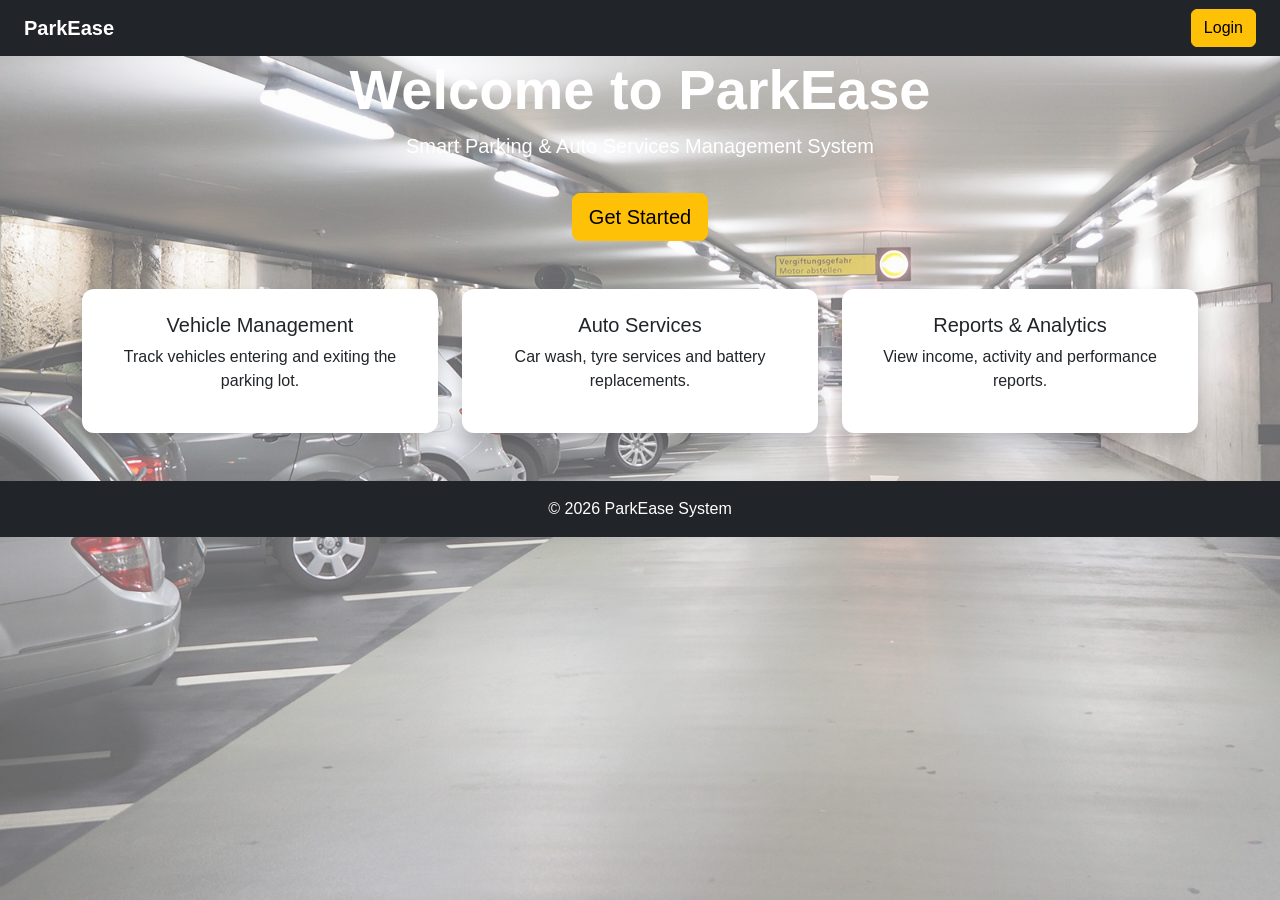
<file: index.html>
<!doctype html>
<html lang="en">
  <head>
    <meta charset="UTF-8" />
    <title>ParkEase - Smart Parking</title>

    <!-- Bootstrap CDN -->
    <link
      href="https://cdn.jsdelivr.net/npm/bootstrap@5.3.2/dist/css/bootstrap.min.css"
      rel="stylesheet"
    />

    <!-- Custom CSS -->
    <link rel="stylesheet" href="style.css" />
  </head>
  <body>
    <!-- Navbar -->
    <nav class="navbar navbar-expand-lg navbar-dark bg-dark px-4">
      <a class="navbar-brand fw-bold" href="#">ParkEase</a>
      <div class="ms-auto">
        <a href="login.html" class="btn btn-warning">Login</a>
      </div>
    </nav>

    <!-- Hero Section -->
    <section
      class="hero-section text-center text-white d-flex align-items-center"
    >
      <div class="container">
        <h1 class="display-4 fw-bold">Welcome to ParkEase</h1>
        <p class="lead">Smart Parking & Auto Services Management System</p>
        <a href="login.html" class="btn btn-lg btn-warning mt-3">Get Started</a>
      </div>
    </section>

    <!-- Features -->
    <section class="container my-5">
      <div class="row text-center">
        <div class="col-md-4">
          <div class="card shadow p-4">
            <h5>Vehicle Management</h5>
            <p>Track vehicles entering and exiting the parking lot.</p>
          </div>
        </div>
        <div class="col-md-4">
          <div class="card shadow p-4">
            <h5>Auto Services</h5>
            <p>Car wash, tyre services and battery replacements.</p>
          </div>
        </div>
        <div class="col-md-4">
          <div class="card shadow p-4">
            <h5>Reports & Analytics</h5>
            <p>View income, activity and performance reports.</p>
          </div>
        </div>
      </div>
    </section>

    <footer class="bg-dark text-white text-center p-3">
      ©️ 2026 ParkEase System
    </footer>
  </body>
</html>
</file>
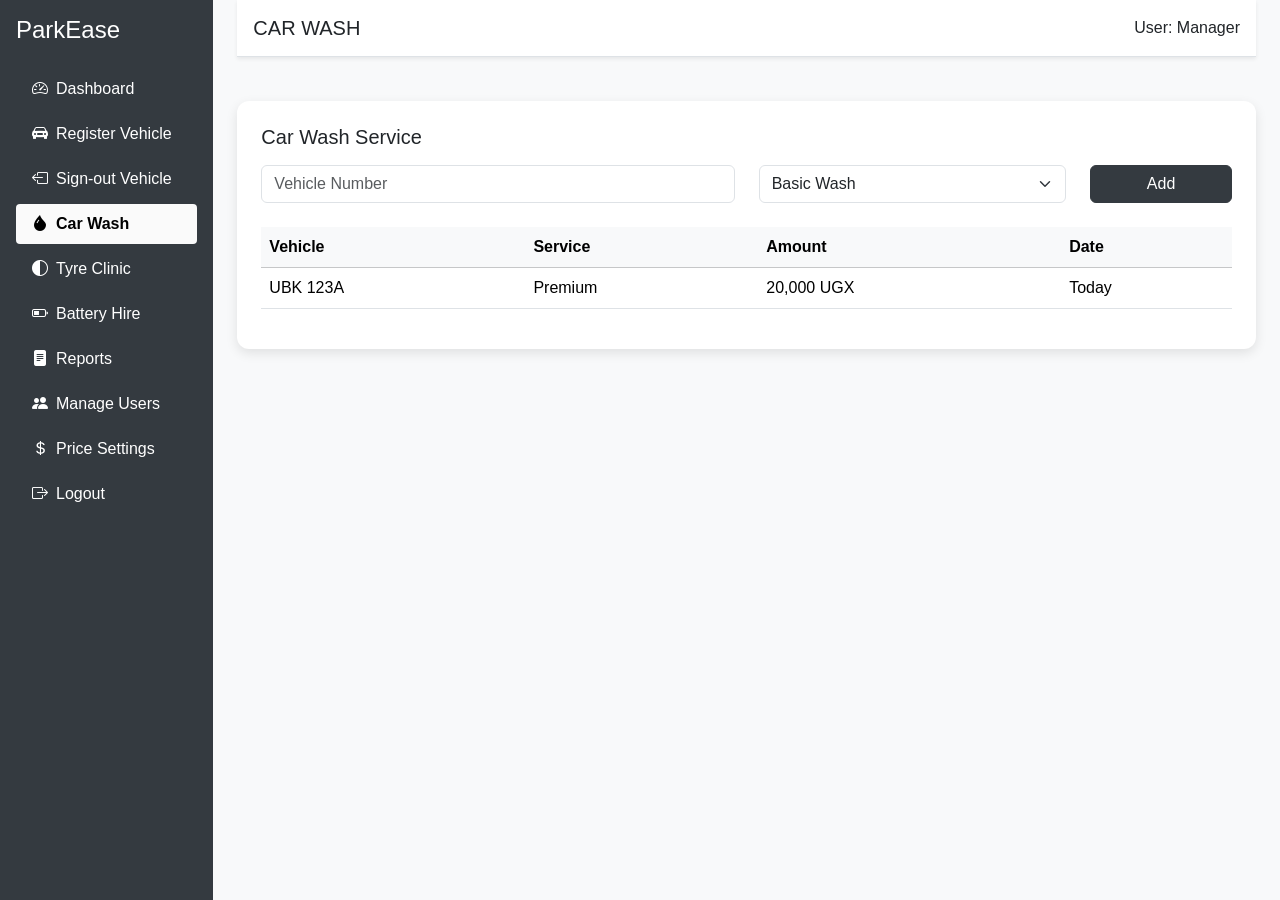
<file: carwash.html>
<!doctype html>
<html lang="en">
  <head>
    <meta charset="UTF-8" />
    <title>ParkEase</title>

    <!-- Bootstrap CSS -->
    <link
      href="https://cdn.jsdelivr.net/npm/bootstrap@5.3.2/dist/css/bootstrap.min.css"
      rel="stylesheet"
    />

    <!-- Bootstrap Icons -->
    <link
      rel="stylesheet"
      href="https://cdn.jsdelivr.net/npm/bootstrap-icons@1.10.5/font/bootstrap-icons.css"
    />

    <!-- Custom CSS -->
    <link rel="stylesheet" href="style.css" />
  </head>
  <body>
    <div class="container-fluid">
      <div class="row">
        <!-- SIDEBAR -->
        <nav
          id="sidebarMenu"
          class="col-md-2 col-lg-2 d-md-block sidebar collapse p-3"
        >
          <h4 class="mb-4 text-white">ParkEase</h4>
          <ul class="nav flex-column">
            <li class="nav-item">
              <a class="nav-link text-white" href="dashboard.html"
                ><i class="bi bi-speedometer2 me-2"></i>Dashboard</a
              >
            </li>
            <li class="nav-item">
              <a class="nav-link text-white" href="vehicle.html"
                ><i class="bi bi-car-front-fill me-2"></i>Register Vehicle</a
              >
            </li>
            <li class="nav-item">
              <a class="nav-link text-white" href="signout-vehicle.html">
                <i class="bi bi-box-arrow-left me-2"></i>Sign-out Vehicle
              </a>
            </li>
            <li class="nav-item">
              <a class="nav-link active" href="carwash.html"
                ><i class="bi bi-droplet-fill me-2"></i>Car Wash</a
              >
            </li>
            <li class="nav-item">
              <a class="nav-link text-white" href="tyre.html"
                ><i class="bi bi-circle-half me-2"></i>Tyre Clinic</a
              >
            </li>
            <li class="nav-item">
              <a class="nav-link text-white" href="battery.html"
                ><i class="bi bi-battery-half me-2"></i>Battery Hire</a
              >
            </li>
            <li class="nav-item">
              <a class="nav-link text-white" href="reports.html"
                ><i class="bi bi-file-text-fill me-2"></i>Reports</a
              >
            </li>
            <li class="nav-item">
              <a class="nav-link text-white" href="users.html"
                ><i class="bi bi-people-fill me-2"></i>Manage Users</a
              >
            </li>
            <li class="nav-item">
              <a class="nav-link text-white" href="prices.html"
                ><i class="bi bi-currency-dollar me-2"></i>Price Settings</a
              >
            </li>
            <li class="nav-item">
              <a class="nav-link text-white" href="login.html"
                ><i class="bi bi-box-arrow-right me-2"></i>Logout</a
              >
            </li>
          </ul>
        </nav>

        <!-- MAIN CONTENT -->
        <main class="col-md-9 col-lg-10 ms-sm-auto px-md-4">
          <!-- TOPBAR -->
          <div
            class="topbar d-flex justify-content-between align-items-center py-3 px-3 shadow-sm mb-4"
          >
            <button
              class="btn btn-outline-dark d-md-none"
              type="button"
              data-bs-toggle="collapse"
              data-bs-target="#sidebarMenu"
            >
              ☰
            </button>
            <h5 class="m-0">CAR WASH</h5>
            <span>User: Manager</span>
          </div>

          <!-- CONTENT AREA -->
          <div class="content-area">
            <!-- PAGE CONTENT -->
            <div class="card p-4">
              <h5 class="mb-3">Car Wash Service</h5>

              <form class="row mb-4">
                <div class="col-md-6">
                  <input
                    type="text"
                    class="form-control"
                    placeholder="Vehicle Number"
                  />
                </div>
                <div class="col-md-4">
                  <select class="form-select">
                    <option>Basic Wash</option>
                    <option>Premium Wash</option>
                  </select>
                </div>
                <div class="col-md-2">
                  <button class="btn btn-dark w-100">Add</button>
                </div>
              </form>

              <table class="table table-hover">
                <thead class="table-light">
                  <tr>
                    <th>Vehicle</th>
                    <th>Service</th>
                    <th>Amount</th>
                    <th>Date</th>
                  </tr>
                </thead>
                <tbody>
                  <tr>
                    <td>UBK 123A</td>
                    <td>Premium</td>
                    <td>20,000 UGX</td>
                    <td>Today</td>
                  </tr>
                </tbody>
              </table>
            </div>
          </div>
        </main>
      </div>
    </div>

    <!-- Bootstrap JS -->
    <script src="https://cdn.jsdelivr.net/npm/bootstrap@5.3.2/dist/js/bootstrap.bundle.min.js"></script>
  </body>
</html>
</file>
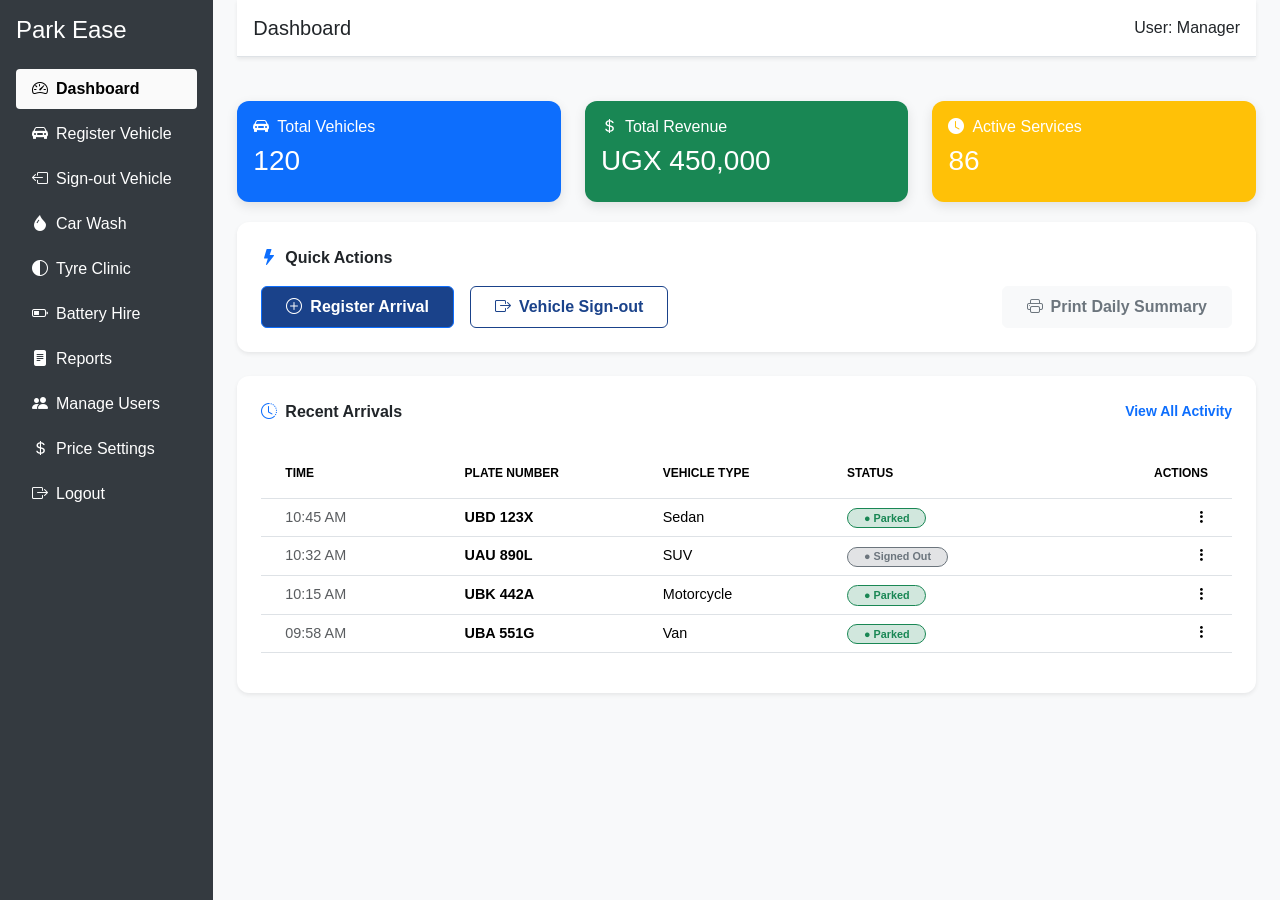
<file: dashboard.html>
<!doctype html>
<html lang="en">
  <head>
    <meta charset="UTF-8" />
    <title>ParkEase</title>

    <!-- Bootstrap CSS -->
    <link
      href="https://cdn.jsdelivr.net/npm/bootstrap@5.3.2/dist/css/bootstrap.min.css"
      rel="stylesheet"
    />

    <!-- Bootstrap Icons -->
    <link
      rel="stylesheet"
      href="https://cdn.jsdelivr.net/npm/bootstrap-icons@1.10.5/font/bootstrap-icons.css"
    />

    <!-- Custom CSS -->
    <link rel="stylesheet" href="style.css" />
  </head>
  <body>
    <div class="container-fluid">
      <div class="row">
        <!-- SIDEBAR -->
        <nav
          id="sidebarMenu"
          class="col-md-2 col-lg-2 d-md-block sidebar collapse p-3"
        >
          <h4 class="mb-4 text-white">Park Ease</h4>
          <ul class="nav flex-column">
            <li class="nav-item">
              <a class="nav-link active" href="dashboard.html"
                ><i class="bi bi-speedometer2 me-2"></i>Dashboard</a
              >
            </li>
            <li class="nav-item">
              <a class="nav-link text-white" href="vehicle.html"
                ><i class="bi bi-car-front-fill me-2"></i>Register Vehicle</a
              >
            </li>
            <li class="nav-item">
              <a class="nav-link text-white" href="signout-vehicle.html">
                <i class="bi bi-box-arrow-left me-2"></i>Sign-out Vehicle
              </a>
            </li>
            <li class="nav-item">
              <a class="nav-link text-white" href="carwash.html"
                ><i class="bi bi-droplet-fill me-2"></i>Car Wash</a
              >
            </li>
            <li class="nav-item">
              <a class="nav-link text-white" href="tyre.html"
                ><i class="bi bi-circle-half me-2"></i>Tyre Clinic</a
              >
            </li>
            <li class="nav-item">
              <a class="nav-link text-white" href="battery.html"
                ><i class="bi bi-battery-half me-2"></i>Battery Hire</a
              >
            </li>
            <li class="nav-item">
              <a class="nav-link text-white" href="reports.html"
                ><i class="bi bi-file-text-fill me-2"></i>Reports</a
              >
            </li>
            <li class="nav-item">
              <a class="nav-link text-white" href="users.html"
                ><i class="bi bi-people-fill me-2"></i>Manage Users</a
              >
            </li>
            <li class="nav-item">
              <a class="nav-link text-white" href="prices.html"
                ><i class="bi bi-currency-dollar me-2"></i>Price Settings</a
              >
            </li>
            <li class="nav-item">
              <a class="nav-link text-white" href="login.html"
                ><i class="bi bi-box-arrow-right me-2"></i>Logout</a
              >
            </li>
          </ul>
        </nav>

        <!-- MAIN CONTENT -->
        <main class="col-md-9 col-lg-10 ms-sm-auto px-md-4">
          <!-- TOPBAR -->
          <div
            class="topbar d-flex justify-content-between align-items-center py-3 px-3 shadow-sm mb-4"
          >
            <button
              class="btn btn-outline-dark d-md-none"
              type="button"
              data-bs-toggle="collapse"
              data-bs-target="#sidebarMenu"
            >
              ☰
            </button>
            <h5 class="m-0">Dashboard</h5>
            <span>User: Manager</span>
          </div>

          <!-- CONTENT AREA -->
          <div class="content-area">
            <!-- PAGE CONTENT -->
            <div class="row g-4">
              <div class="col-md-4">
                <div class="card text-white bg-primary p-3">
                  <h6>
                    <i class="bi bi-car-front-fill me-2"></i>Total Vehicles
                  </h6>
                  <h3>120</h3>
                </div>
              </div>

              <div class="col-md-4">
                <div class="card text-white bg-success p-3">
                  <h6>
                    <i class="bi bi-currency-dollar me-2"></i>Total Revenue
                  </h6>
                  <h3>UGX 450,000</h3>
                </div>
              </div>

              <div class="col-md-4">
                <div class="card text-white bg-warning p-3">
                  <h6><i class="bi bi-clock-fill me-2"></i>Active Services</h6>
                  <h3>86</h3>
                </div>
              </div>
            </div>
            <div class="content-area">
              <div class="card p-4 mb-4 border-0 shadow-sm">
                <div class="d-flex align-items-center mb-3">
                  <i class="bi bi-lightning-fill text-primary me-2"></i>
                  <h6 class="mb-0 fw-bold">Quick Actions</h6>
                </div>
                <div class="d-flex flex-wrap gap-3">
                  <button
                    class="btn btn-primary d-flex align-items-center px-4 py-2 fw-bold"
                    style="background-color: #1a428a"
                  >
                    <i class="bi bi-plus-circle me-2"></i> Register Arrival
                  </button>
                  <button
                    class="btn btn-outline-primary d-flex align-items-center px-4 py-2 fw-bold"
                    style="color: #1a428a; border-color: #1a428a"
                  >
                    <i class="bi bi-box-arrow-right me-2"></i> Vehicle Sign-out
                  </button>
                  <button
                    class="btn btn-light ms-auto d-flex align-items-center px-4 py-2 text-secondary fw-bold"
                  >
                    <i class="bi bi-printer me-2"></i> Print Daily Summary
                  </button>
                </div>
              </div>

              <div class="card p-4 border-0 shadow-sm">
                <div
                  class="d-flex justify-content-between align-items-center mb-4"
                >
                  <div class="d-flex align-items-center">
                    <i class="bi bi-clock-history text-primary me-2"></i>
                    <h6 class="mb-0 fw-bold">Recent Arrivals</h6>
                  </div>
                  <a
                    href="#"
                    class="text-primary small fw-bold text-decoration-none"
                    >View All Activity</a
                  >
                </div>

                <div class="table-responsive">
                  <table class="table align-middle">
                    <thead class="bg-light">
                      <tr style="font-size: 0.75rem; color: #6c757d">
                        <th class="py-3 px-4">TIME</th>
                        <th class="py-3">PLATE NUMBER</th>
                        <th class="py-3">VEHICLE TYPE</th>
                        <th class="py-3">STATUS</th>
                        <th class="py-3 text-end px-4">ACTIONS</th>
                      </tr>
                    </thead>
                    <tbody style="font-size: 0.9rem">
                      <tr>
                        <td class="px-4 text-muted">10:45 AM</td>
                        <td class="fw-bold">UBD 123X</td>
                        <td>Sedan</td>
                        <td>
                          <span
                            class="badge rounded-pill bg-success-subtle text-success border border-success px-3"
                            >● Parked</span
                          >
                        </td>
                        <td class="text-end px-4">
                          <i
                            class="bi bi-three-dots-vertical cursor-pointer"
                          ></i>
                        </td>
                      </tr>
                      <tr>
                        <td class="px-4 text-muted">10:32 AM</td>
                        <td class="fw-bold">UAU 890L</td>
                        <td>SUV</td>
                        <td>
                          <span
                            class="badge rounded-pill bg-secondary-subtle text-secondary border border-secondary px-3"
                            >● Signed Out</span
                          >
                        </td>
                        <td class="text-end px-4">
                          <i
                            class="bi bi-three-dots-vertical cursor-pointer"
                          ></i>
                        </td>
                      </tr>
                      <tr>
                        <td class="px-4 text-muted">10:15 AM</td>
                        <td class="fw-bold">UBK 442A</td>
                        <td>Motorcycle</td>
                        <td>
                          <span
                            class="badge rounded-pill bg-success-subtle text-success border border-success px-3"
                            >● Parked</span
                          >
                        </td>
                        <td class="text-end px-4">
                          <i
                            class="bi bi-three-dots-vertical cursor-pointer"
                          ></i>
                        </td>
                      </tr>
                      <tr>
                        <td class="px-4 text-muted">09:58 AM</td>
                        <td class="fw-bold">UBA 551G</td>
                        <td>Van</td>
                        <td>
                          <span
                            class="badge rounded-pill bg-success-subtle text-success border border-success px-3"
                            >● Parked</span
                          >
                        </td>
                        <td class="text-end px-4">
                          <i
                            class="bi bi-three-dots-vertical cursor-pointer"
                          ></i>
                        </td>
                      </tr>
                    </tbody>
                  </table>
                </div>
              </div>
            </div>
          </div>
        </main>
      </div>
    </div>

    <!-- Bootstrap JS -->
    <script src="https://cdn.jsdelivr.net/npm/bootstrap@5.3.2/dist/js/bootstrap.bundle.min.js"></script>
  </body>
</html>
</file>
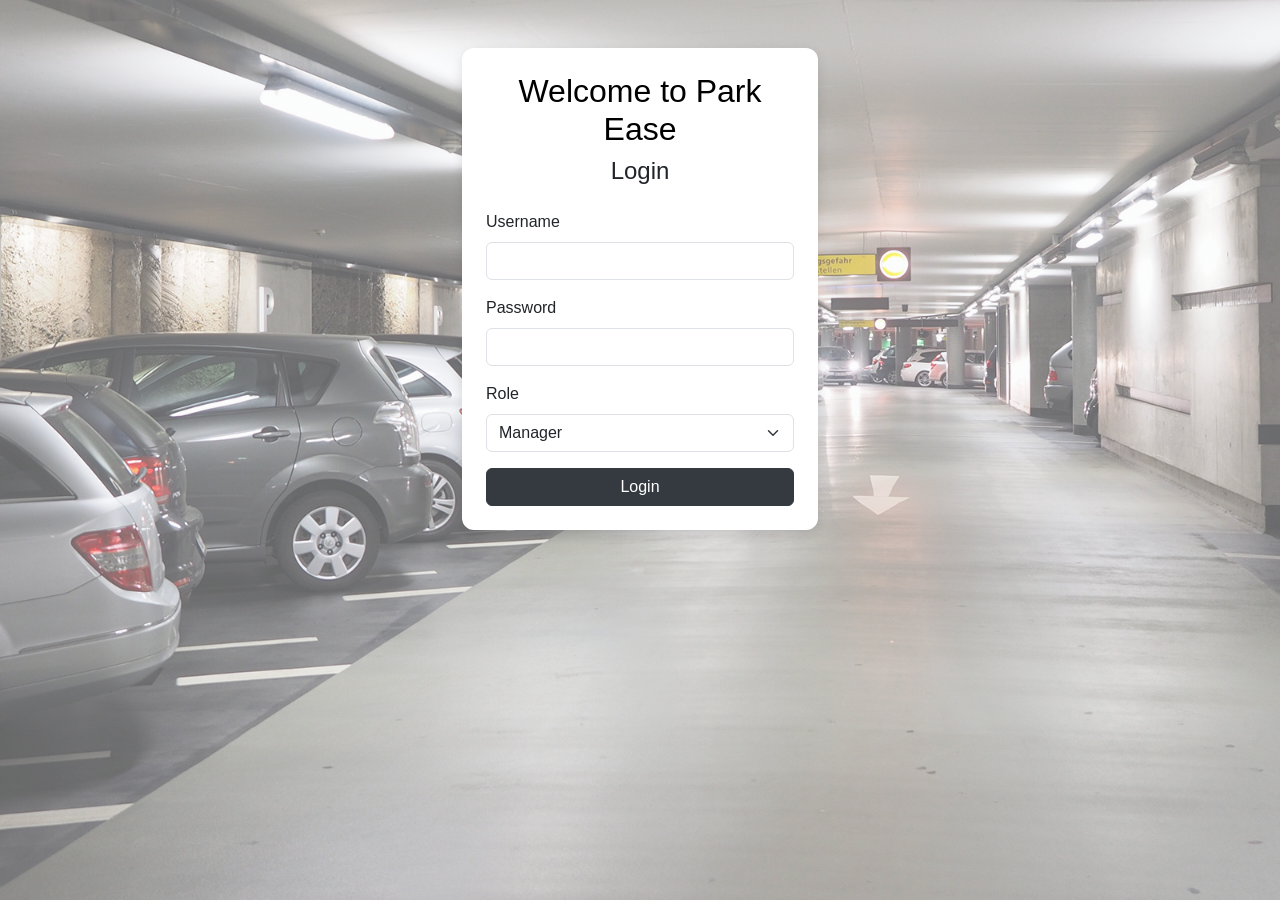
<file: login.html>
<!doctype html>
<html>
  <head>
    <title>Login - ParkEase</title>

    <link
      href="https://cdn.jsdelivr.net/npm/bootstrap@5.3.2/dist/css/bootstrap.min.css"
      rel="stylesheet"
    />
    <link rel="stylesheet" href="style.css" />
  </head>
  <body class="login-body">
    <div class="container mt-5">
      <div class="row justify-content-center">
        <div class="col-md-4">
          <div class="card p-4">
            <h2 class="Welcome">Welcome to Park Ease</h2>
            <h4 class="mb-4 text-center">Login</h4>

            <div class="mb-3">
              <label class="form-label">Username</label>
              <input type="text" class="form-control" />
            </div>

            <div class="mb-3">
              <label class="form-label">Password</label>
              <input type="password" class="form-control" />
            </div>

            <div class="mb-3">
              <label class="form-label">Role</label>
              <select class="form-select">
                <option>Manager</option>
                <option>Park Attendant</option>
                <option>Tyre Clinic Attendant</option>
                <option>Battery Hire Attendant</option>
              </select>
            </div>

            <a href="dashboard.html" class="btn btn-dark w-100">Login</a>
          </div>
        </div>
      </div>
    </div>
  </body>
</html>
</file>
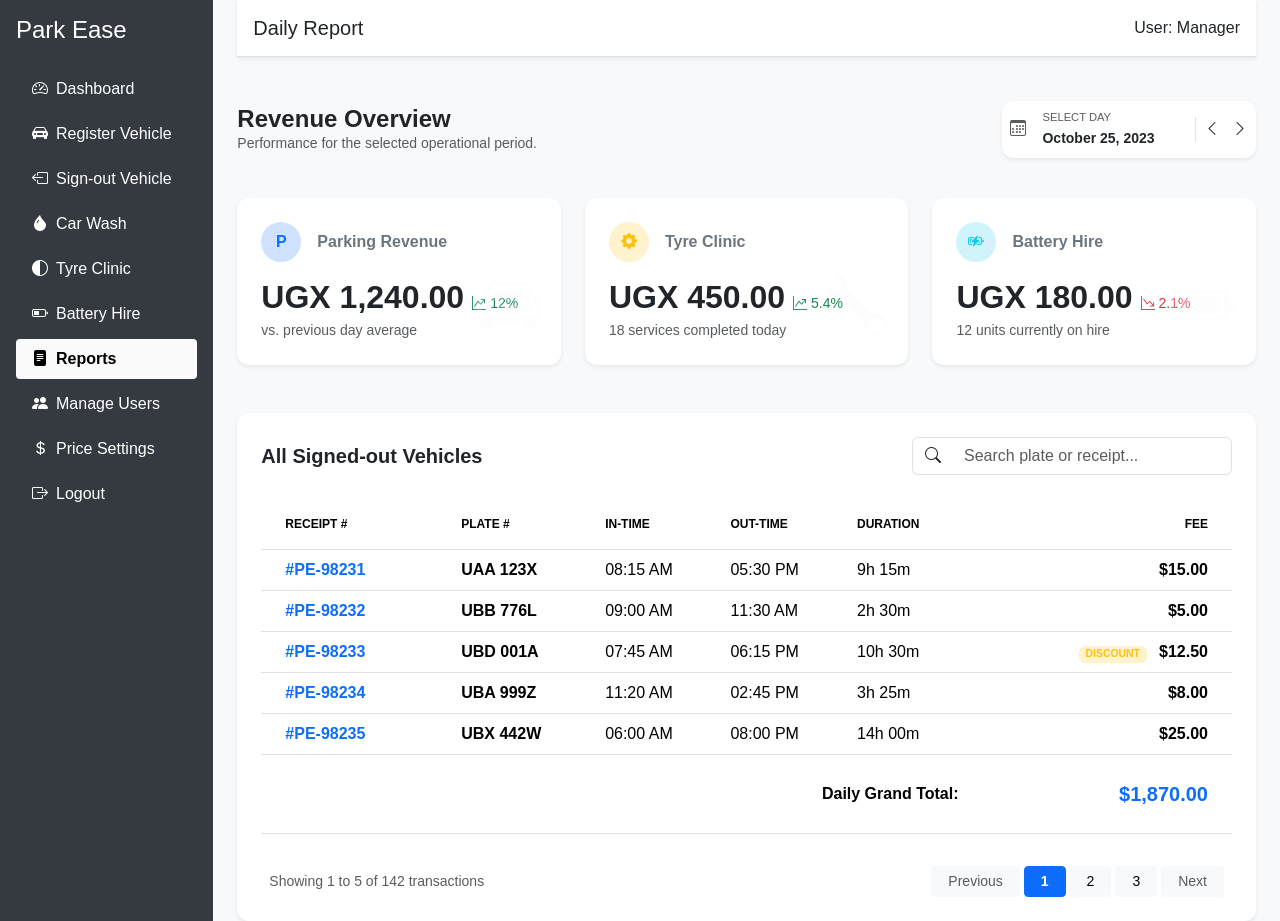
<file: reports.html>
<!doctype html>
<html lang="en">
  <head>
    <meta charset="UTF-8" />
    <title>ParkEase</title>

    <!-- Bootstrap CSS -->
    <link
      href="https://cdn.jsdelivr.net/npm/bootstrap@5.3.2/dist/css/bootstrap.min.css"
      rel="stylesheet"
    />

    <!-- Bootstrap Icons -->
    <link
      rel="stylesheet"
      href="https://cdn.jsdelivr.net/npm/bootstrap-icons@1.10.5/font/bootstrap-icons.css"
    />

    <!-- Custom CSS -->
    <link rel="stylesheet" href="style.css" />
  </head>
  <body>
    <div class="container-fluid">
      <div class="row">
        <!-- SIDEBAR -->
        <nav
          id="sidebarMenu"
          class="col-md-2 col-lg-2 d-md-block sidebar collapse p-3"
        >
          <h4 class="mb-4 text-white">Park Ease</h4>
          <ul class="nav flex-column">
            <li class="nav-item">
              <a class="nav-link text-white" href="dashboard.html">
                <i class="bi bi-speedometer2 me-2"></i>Dashboard</a
              >
            </li>
            <li class="nav-item">
              <a class="nav-link text-white" href="vehicle.html"
                ><i class="bi bi-car-front-fill me-2"></i>Register Vehicle</a
              >
            </li>
            <li class="nav-item">
              <a class="nav-link text-white" href="signout-vehicle.html">
                <i class="bi bi-box-arrow-left me-2"></i>Sign-out Vehicle
              </a>
            </li>
            <li class="nav-item">
              <a class="nav-link text-white" href="carwash.html"
                ><i class="bi bi-droplet-fill me-2"></i>Car Wash</a
              >
            </li>
            <li class="nav-item">
              <a class="nav-link text-white" href="tyre.html"
                ><i class="bi bi-circle-half me-2"></i>Tyre Clinic</a
              >
            </li>
            <li class="nav-item">
              <a class="nav-link text-white" href="battery.html"
                ><i class="bi bi-battery-half me-2"></i>Battery Hire</a
              >
            </li>
            <li class="nav-item">
              <a class="nav-link active" href="reports.html"
                ><i class="bi bi-file-text-fill me-2"></i>Reports</a
              >
            </li>
            <li class="nav-item">
              <a class="nav-link text-white" href="users.html"
                ><i class="bi bi-people-fill me-2"></i>Manage Users</a
              >
            </li>
            <li class="nav-item">
              <a class="nav-link text-white" href="prices.html"
                ><i class="bi bi-currency-dollar me-2"></i>Price Settings</a
              >
            </li>
            <li class="nav-item">
              <a class="nav-link text-white" href="login.html"
                ><i class="bi bi-box-arrow-right me-2"></i>Logout</a
              >
            </li>
          </ul>
        </nav>

        <!-- MAIN CONTENT -->
        <main class="col-md-1 col-lg-10 ms-sm-auto px-md-4">
          <!-- TOPBAR -->
          <div
            class="topbar d-flex justify-content-between align-items-center py-3 px-3 shadow-sm mb-4"
          >
            <button
              class="btn btn-outline-dark d-md-none"
              type="button"
              data-bs-toggle="collapse"
              data-bs-target="#sidebarMenu"
            >
              ☰
            </button>
            <h5 class="m-0">Daily Report</h5>
            <span>User: Manager</span>
          </div>

          <!-- CONTENT AREA -->
          <div class="content-area">
            <!-- PAGE CONTENT -->
            <div class="row mb-4">
              <div
                class="col-12 d-flex justify-content-between align-items-center mb-3"
              >
                <div>
                  <h4 class="mb-0 fw-bold">Revenue Overview</h4>
                  <p class="text-muted small mb-0">
                    Performance for the selected operational period.
                  </p>
                </div>
                <div
                  class="card p-2 shadow-sm d-flex flex-row align-items-center gap-3"
                >
                  <i class="bi bi-calendar3 text-muted"></i>
                  <div>
                    <small class="text-muted d-block" style="font-size: 0.7rem"
                      >SELECT DAY</small
                    >
                    <span class="fw-bold small">October 25, 2023</span>
                  </div>
                  <div class="ms-4 border-start ps-2">
                    <i class="bi bi-chevron-left me-2 cursor-pointer"></i>
                    <i class="bi bi-chevron-right cursor-pointer"></i>
                  </div>
                </div>
              </div>
            </div>

            <div class="row g-4 mb-5">
              <div class="col-md-4">
                <div class="card p-4 border-0 shadow-sm position-relative">
                  <div class="d-flex align-items-center gap-3 mb-3">
                    <div
                      class="bg-primary-subtle text-primary rounded-circle d-flex align-items-center justify-content-center"
                      style="width: 40px; height: 40px"
                    >
                      <span class="fw-bold">P</span>
                    </div>
                    <h6 class="mb-0 fw-bold text-secondary">Parking Revenue</h6>
                  </div>
                  <div class="d-flex align-items-baseline gap-2">
                    <h2 class="fw-bold mb-1">UGX 1,240.00</h2>
                    <span class="text-success small"
                      ><i class="bi bi-graph-up-arrow me-1"></i>12%</span
                    >
                  </div>
                  <p class="text-muted small mb-0">vs. previous day average</p>
                  <i
                    class="bi bi-car-front position-absolute text-light opacity-25"
                    style="font-size: 4rem; right: 20px; bottom: 10px"
                  ></i>
                </div>
              </div>

              <div class="col-md-4">
                <div class="card p-4 border-0 shadow-sm position-relative">
                  <div class="d-flex align-items-center gap-3 mb-3">
                    <div
                      class="bg-warning-subtle text-warning rounded-circle d-flex align-items-center justify-content-center"
                      style="width: 40px; height: 40px"
                    >
                      <i class="bi bi-gear-fill"></i>
                    </div>
                    <h6 class="mb-0 fw-bold text-secondary">Tyre Clinic</h6>
                  </div>
                  <div class="d-flex align-items-baseline gap-2">
                    <h2 class="fw-bold mb-1">UGX 450.00</h2>
                    <span class="text-success small"
                      ><i class="bi bi-graph-up-arrow me-1"></i>5.4%</span
                    >
                  </div>
                  <p class="text-muted small mb-0">
                    18 services completed today
                  </p>
                  <i
                    class="bi bi-wrench position-absolute text-light opacity-25"
                    style="font-size: 4rem; right: 20px; bottom: 10px"
                  ></i>
                </div>
              </div>

              <div class="col-md-4">
                <div class="card p-4 border-0 shadow-sm position-relative">
                  <div class="d-flex align-items-center gap-3 mb-3">
                    <div
                      class="bg-info-subtle text-info rounded-circle d-flex align-items-center justify-content-center"
                      style="width: 40px; height: 40px"
                    >
                      <i class="bi bi-battery-charging"></i>
                    </div>
                    <h6 class="mb-0 fw-bold text-secondary">Battery Hire</h6>
                  </div>
                  <div class="d-flex align-items-baseline gap-2">
                    <h2 class="fw-bold mb-1">UGX 180.00</h2>
                    <span class="text-danger small"
                      ><i class="bi bi-graph-down-arrow me-1"></i>2.1%</span
                    >
                  </div>
                  <p class="text-muted small mb-0">
                    12 units currently on hire
                  </p>
                  <i
                    class="bi bi-battery-full position-absolute text-light opacity-25"
                    style="font-size: 4rem; right: 20px; bottom: 10px"
                  ></i>
                </div>
              </div>
            </div>

            <div class="card p-4 border-0 shadow-sm">
              <div
                class="d-flex justify-content-between align-items-center mb-4"
              >
                <h5 class="m-0 fw-bold">All Signed-out Vehicles</h5>
                <div class="input-group" style="max-width: 320px">
                  <span class="input-group-text bg-white border-end-0"
                    ><i class="bi bi-search"></i
                  ></span>
                  <input
                    type="text"
                    class="form-control border-start-0"
                    placeholder="Search plate or receipt..."
                  />
                </div>
              </div>

              <div class="table-responsive">
                <table class="table table-hover align-middle">
                  <thead class="bg-light">
                    <tr style="font-size: 0.75rem; color: #6c757d">
                      <th class="py-3 px-4">RECEIPT #</th>
                      <th class="py-3">PLATE #</th>
                      <th class="py-3">IN-TIME</th>
                      <th class="py-3">OUT-TIME</th>
                      <th class="py-3">DURATION</th>
                      <th class="py-3 text-end px-4">FEE</th>
                    </tr>
                  </thead>
                  <tbody>
                    <tr>
                      <td class="px-4 text-primary fw-bold">#PE-98231</td>
                      <td class="fw-bold">UAA 123X</td>
                      <td>08:15 AM</td>
                      <td>05:30 PM</td>
                      <td>9h 15m</td>
                      <td class="text-end px-4 fw-bold">$15.00</td>
                    </tr>
                    <tr>
                      <td class="px-4 text-primary fw-bold">#PE-98232</td>
                      <td class="fw-bold">UBB 776L</td>
                      <td>09:00 AM</td>
                      <td>11:30 AM</td>
                      <td>2h 30m</td>
                      <td class="text-end px-4 fw-bold">$5.00</td>
                    </tr>
                    <tr>
                      <td class="px-4 text-primary fw-bold">#PE-98233</td>
                      <td class="fw-bold">UBD 001A</td>
                      <td>07:45 AM</td>
                      <td>06:15 PM</td>
                      <td>10h 30m</td>
                      <td class="text-end px-4 fw-bold">
                        <span
                          class="badge bg-warning-subtle text-warning me-2"
                          style="font-size: 0.65rem"
                          >DISCOUNT</span
                        >
                        $12.50
                      </td>
                    </tr>
                    <tr>
                      <td class="px-4 text-primary fw-bold">#PE-98234</td>
                      <td class="fw-bold">UBA 999Z</td>
                      <td>11:20 AM</td>
                      <td>02:45 PM</td>
                      <td>3h 25m</td>
                      <td class="text-end px-4 fw-bold">$8.00</td>
                    </tr>
                    <tr>
                      <td class="px-4 text-primary fw-bold">#PE-98235</td>
                      <td class="fw-bold">UBX 442W</td>
                      <td>06:00 AM</td>
                      <td>08:00 PM</td>
                      <td>14h 00m</td>
                      <td class="text-end px-4 fw-bold">$25.00</td>
                    </tr>
                  </tbody>
                  <tfoot class="border-top-0">
                    <tr>
                      <td colspan="5" class="text-end py-4 fw-bold">
                        Daily Grand Total:
                      </td>
                      <td class="text-end px-4 py-4 fw-bold text-primary fs-5">
                        $1,870.00
                      </td>
                    </tr>
                  </tfoot>
                </table>
              </div>

              <div
                class="d-flex justify-content-between align-items-center mt-3 px-2"
              >
                <small class="text-muted"
                  >Showing 1 to 5 of 142 transactions</small
                >
                <div class="d-flex align-items-center gap-1">
                  <button class="btn btn-sm btn-light text-muted px-3">
                    Previous
                  </button>
                  <button class="btn btn-sm btn-primary px-3 fw-bold">1</button>
                  <button class="btn btn-sm btn-light px-3">2</button>
                  <button class="btn btn-sm btn-light px-3">3</button>
                  <button class="btn btn-sm btn-light text-muted px-3">
                    Next
                  </button>
                </div>
              </div>
            </div>
          </div>
        </main>
      </div>
    </div>

    <!-- Bootstrap JS -->
    <script src="https://cdn.jsdelivr.net/npm/bootstrap@5.3.2/dist/js/bootstrap.bundle.min.js"></script>
  </body>
</html>
</file>
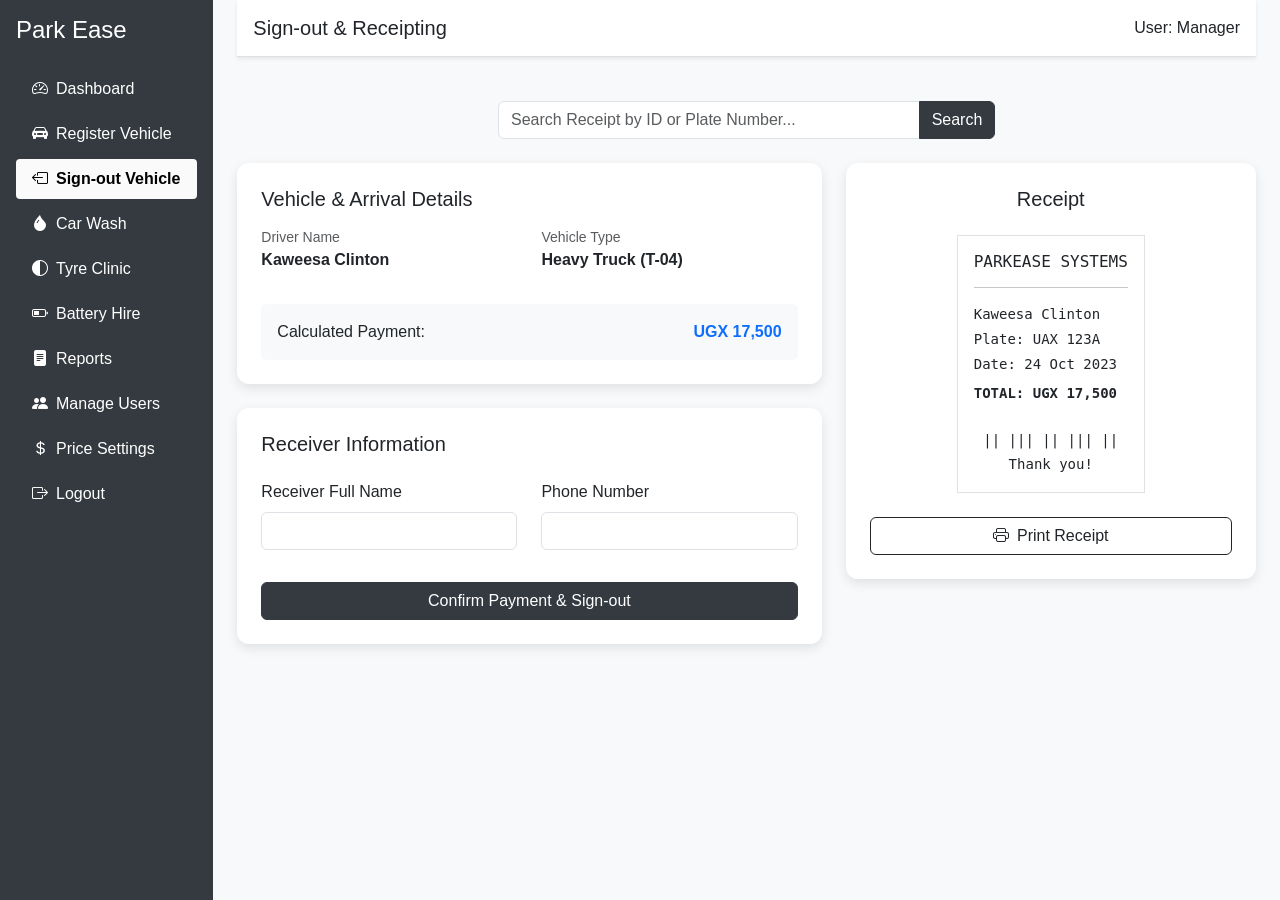
<file: signout-vehicle.html>
<!doctype html>
<html lang="en">
  <head>
    <meta charset="UTF-8" />
    <title>ParkEase - Sign-out</title>

    <!-- Bootstrap CSS -->
    <link
      href="https://cdn.jsdelivr.net/npm/bootstrap@5.3.2/dist/css/bootstrap.min.css"
      rel="stylesheet"
    />

    <!-- Bootstrap Icons -->
    <link
      rel="stylesheet"
      href="https://cdn.jsdelivr.net/npm/bootstrap-icons@1.10.5/font/bootstrap-icons.css"
    />

    <!-- Custom CSS -->
    <link rel="stylesheet" href="style.css" />
  </head>

  <body>
    <div class="container-fluid">
      <div class="row">
        <!-- SIDEBAR -->
        <nav
          id="sidebarMenu"
          class="col-md-2 col-lg-2 d-md-block sidebar collapse p-3"
        >
          <h4 class="mb-4 text-white">Park Ease</h4>

          <ul class="nav flex-column">
            <li class="nav-item">
              <a class="nav-link text-white" href="dashboard.html">
                <i class="bi bi-speedometer2 me-2"></i>Dashboard
              </a>
            </li>
            <li class="nav-item">
              <a class="nav-link text-white" href="vehicle.html"
                ><i class="bi bi-car-front-fill me-2"></i>Register Vehicle</a
              >
            </li>

            <li class="nav-item">
              <a class="nav-link text-white active" href="signout-vehicle.html">
                <i class="bi bi-box-arrow-left me-2"></i>Sign-out Vehicle
              </a>
            </li>
            <li class="nav-item">
              <a class="nav-link text-white" href="carwash.html"
                ><i class="bi bi-droplet-fill me-2"></i>Car Wash</a
              >
            </li>
            <li class="nav-item">
              <a class="nav-link text-white" href="tyre.html"
                ><i class="bi bi-circle-half me-2"></i>Tyre Clinic</a
              >
            </li>
            <li class="nav-item">
              <a class="nav-link text-white" href="battery.html"
                ><i class="bi bi-battery-half me-2"></i>Battery Hire</a
              >
            </li>
            <li class="nav-item">
              <a class="nav-link text-white" href="reports.html"
                ><i class="bi bi-file-text-fill me-2"></i>Reports</a
              >
            </li>
            <li class="nav-item">
              <a class="nav-link text-white" href="users.html"
                ><i class="bi bi-people-fill me-2"></i>Manage Users</a
              >
            </li>
            <li class="nav-item">
              <a class="nav-link text-white" href="prices.html"
                ><i class="bi bi-currency-dollar me-2"></i>Price Settings</a
              >
            </li>
            <li class="nav-item">
              <a class="nav-link text-white" href="login.html"
                ><i class="bi bi-box-arrow-right me-2"></i>Logout</a
              >
            </li>
          </ul>
        </nav>

        <!-- MAIN CONTENT -->
        <main class="col-md-10 ms-sm-auto px-md-4">
          <!-- TOPBAR -->
          <div
            class="topbar d-flex justify-content-between align-items-center py-3 px-3 shadow-sm mb-4"
          >
            <button
              class="btn btn-outline-dark d-md-none"
              type="button"
              data-bs-toggle="collapse"
              data-bs-target="#sidebarMenu"
            >
              ☰
            </button>

            <h5 class="m-0">Sign-out & Receipting</h5>
            <span>User: Manager</span>
          </div>

          <!-- CONTENT AREA -->
          <div class="content-area">
            <!-- SEARCH BAR -->
            <div class="row mb-4 justify-content-center">
              <div class="col-md-6">
                <div class="input-group">
                  <input
                    type="text"
                    class="form-control"
                    placeholder="Search Receipt by ID or Plate Number..."
                  />
                  <button class="btn btn-dark">Search</button>
                </div>
              </div>
            </div>

            <div class="row">
              <!-- VEHICLE DETAILS & PAYMENT -->
              <div class="col-lg-7">
                <div class="card p-4 mb-4">
                  <h5 class="mb-3">Vehicle & Arrival Details</h5>

                  <div class="row">
                    <div class="col-md-6 mb-3">
                      <label class="text-muted small d-block"
                        >Driver Name</label
                      >
                      <p class="fw-bold"> Kaweesa Clinton</p>
                    </div>

                    <div class="col-md-6 mb-3">
                      <label class="text-muted small d-block"
                        >Vehicle Type</label
                      >
                      <p class="fw-bold">Heavy Truck (T-04)</p>
                    </div>
                  </div>

                  <!-- PAYMENT DISPLAY -->
                  <div
                    class="bg-light p-3 rounded d-flex justify-content-between"
                  >
                    <span>Calculated Payment:</span>
                    <span class="fw-bold text-primary">UGX 17,500</span>
                  </div>
                </div>

                <!-- RECEIVER INFORMATION -->
                <div class="card p-4">
                  <h5 class="mb-4">Receiver Information</h5>

                  <div class="row">
                    <div class="col-md-6 mb-3">
                      <label class="form-label">Receiver Full Name</label>
                      <input type="text" class="form-control" />
                    </div>

                    <div class="col-md-6 mb-3">
                      <label class="form-label">Phone Number</label>
                      <input type="text" class="form-control" />
                    </div>
                  </div>

                  <!-- CONFIRM PAYMENT BUTTON -->
                  <button class="btn btn-dark mt-3">
                    Confirm Payment & Sign-out
                  </button>
                </div>
              </div>

              <!-- RECEIPT PREVIEW -->
              <div class="col-lg-5">
                <div class="card p-4">
                  <h5 class="mb-4 text-center">Receipt</h5>

                  <!-- RECEIPT PAPER -->
                  <div
                    class="receipt-paper p-3 border mx-auto"
                    style="max-width: 300px; font-family: monospace"
                  >
                    <div class="text-center mb-3">
                      <h6>PARKEASE SYSTEMS</h6>
                    </div>

                    <hr />

                    <!-- RECEIPT DETAILS -->
                    <div class="small">
                      <p class="mb-1">Kaweesa Clinton</p>
                      <p class="mb-1">Plate: UAX 123A</p>
                      <p class="mb-1">Date: 24 Oct 2023</p>
                      <p class="fw-bold mt-2">TOTAL: UGX 17,500</p>
                    </div>

                    <!-- RECEIPT FOOTER -->
                    <div class="text-center mt-4">
                      <small>|| ||| || ||| ||</small><br />
                      <small>Thank you!</small>
                    </div>
                  </div>

                  <!-- PRINT RECEIPT BUTTON -->
                  <button class="btn btn-outline-dark mt-4 w-100">
                    <i class="bi bi-printer me-2"></i>Print Receipt
                  </button>
                </div>
              </div>
            </div>
          </div>
        </main>
      </div>
    </div>

    <!-- Bootstrap JS -->
    <script src="https://cdn.jsdelivr.net/npm/bootstrap@5.3.2/dist/js/bootstrap.bundle.min.js"></script>
  </body>
</html>
</file>
<file: style.css>
body {
  background-color: #f8f9fa;
  font-family: "Segoe UI", Tahoma, sans-serif;

  /* The higher the 0.96 value, the more 'faded' the image looks */
  background-image:
    linear-gradient(rgba(248, 249, 250, 0.4), rgba(248, 249, 250, 0.4)),
    url("images/multi-storey-car-park.jpg");

  background-position: center;
  background-size: cover;
  background-attachment: fixed;
  margin: 0;
}

/* Sidebar Fixes */
.sidebar {
  background-color: #343a40 !important; /* Ensure background shows over Bootstrap defaults */
  min-height: 100vh;
  position: sticky;
  top: 0;
  z-index: 1000;
}

.sidebar .nav-link {
  color: #ced4da;
  margin-bottom: 5px;
  transition: all 0.3s ease;
}

.sidebar .nav-link:hover {
  background-color: #495057;
  color: #fff !important;
  border-radius: 4px;
}

/* Active Sidebar Link */
.sidebar .nav-link.active {
  background-color: #fafafa !important;
  color: #000 !important;
  font-weight: bold;
}

/* Topbar Styles */
.topbar {
  background-color: rgba(255, 255, 255, 0.95);
  backdrop-filter: blur(5px); /* Modern frosted glass look */
  border-bottom: 1px solid #dee2e6;
}
/* Content Area & Cards */
.content-area {
  animation: fadeIn 0.6s ease-in;
  padding-top: 20px;
}

.card {
  border: none;
  border-radius: 12px;
  box-shadow: 0 4px 12px rgba(0, 0, 0, 0.1);
  transition: transform 0.2s, box-shadow 0.2s;
}

.card:hover {
  transform: translateY(-5px);
  box-shadow: 0 8px 16px rgba(0, 0, 0, 0.15);
}

/* Buttons */
.btn-dark {
  background-color: #343a40;
  border-color: #343a40;
  transition: 0.3s;
}
.btn-dark:hover {
  background-color: #495057;
  border-color: #495057;
}

/* Forms */
.form-control {
  border-radius: 6px;
}

/* Table Hover */
.table-hover tbody tr:hover {
  background-color: #e9ecef;
}

/* Fade-in animation */
.content-area {
  animation: fadeIn 0.6s ease-in;
}
@keyframes fadeIn {
  from {
    opacity: 0;
    transform: translateY(10px);
  }
  to {
    opacity: 1;
    transform: translateY(0);
  }
}



/* Active Sidebar Link */
.sidebar .nav-link.active {
  background-color: #ffc107;
  color: #000 !important;
  border-radius: 4px;
}

/* Better mobile sidebar */
@media (max-width: 768px) {
  .sidebar {
    min-height: auto;
  }
}

/* Content spacing fix */
main {
  background-color: #f8f9fa;
  min-height: 100vh;
}

.Welcome {
  color: black;
  text-align: center;
}
</file>
